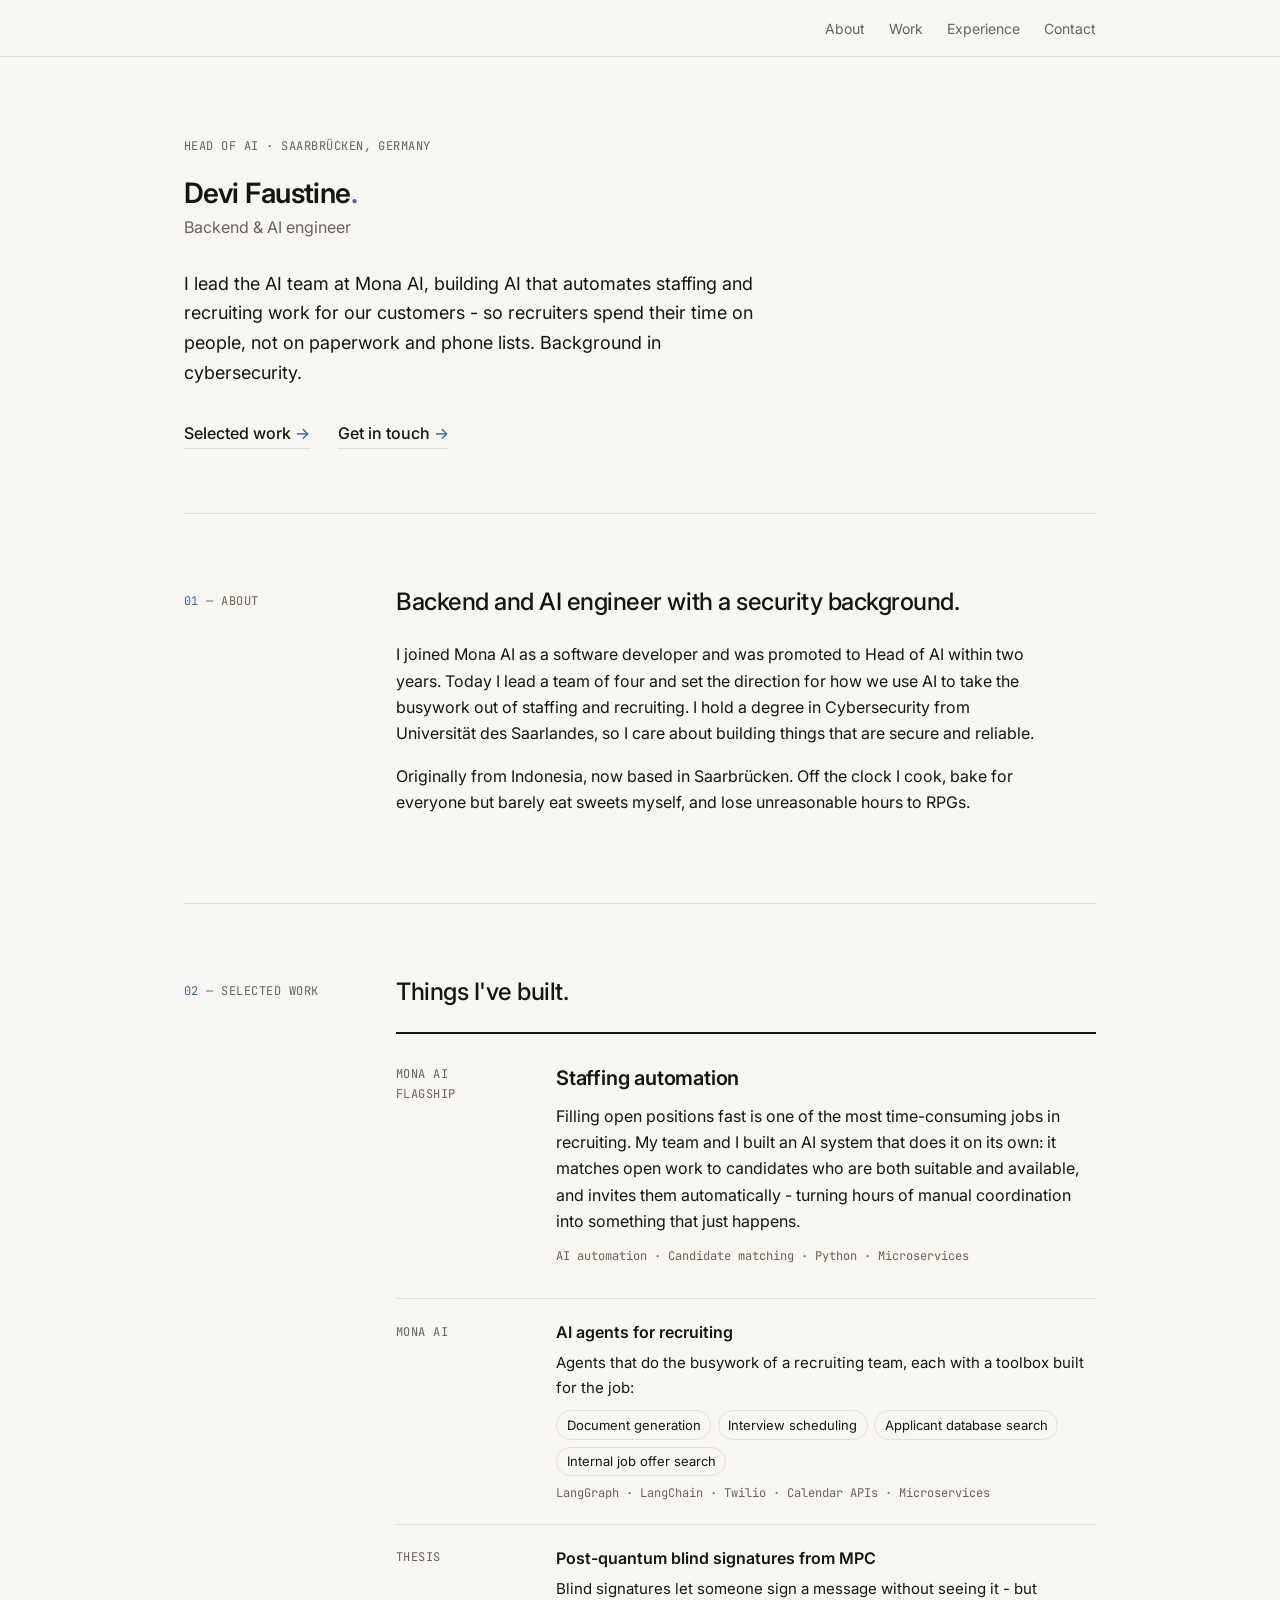
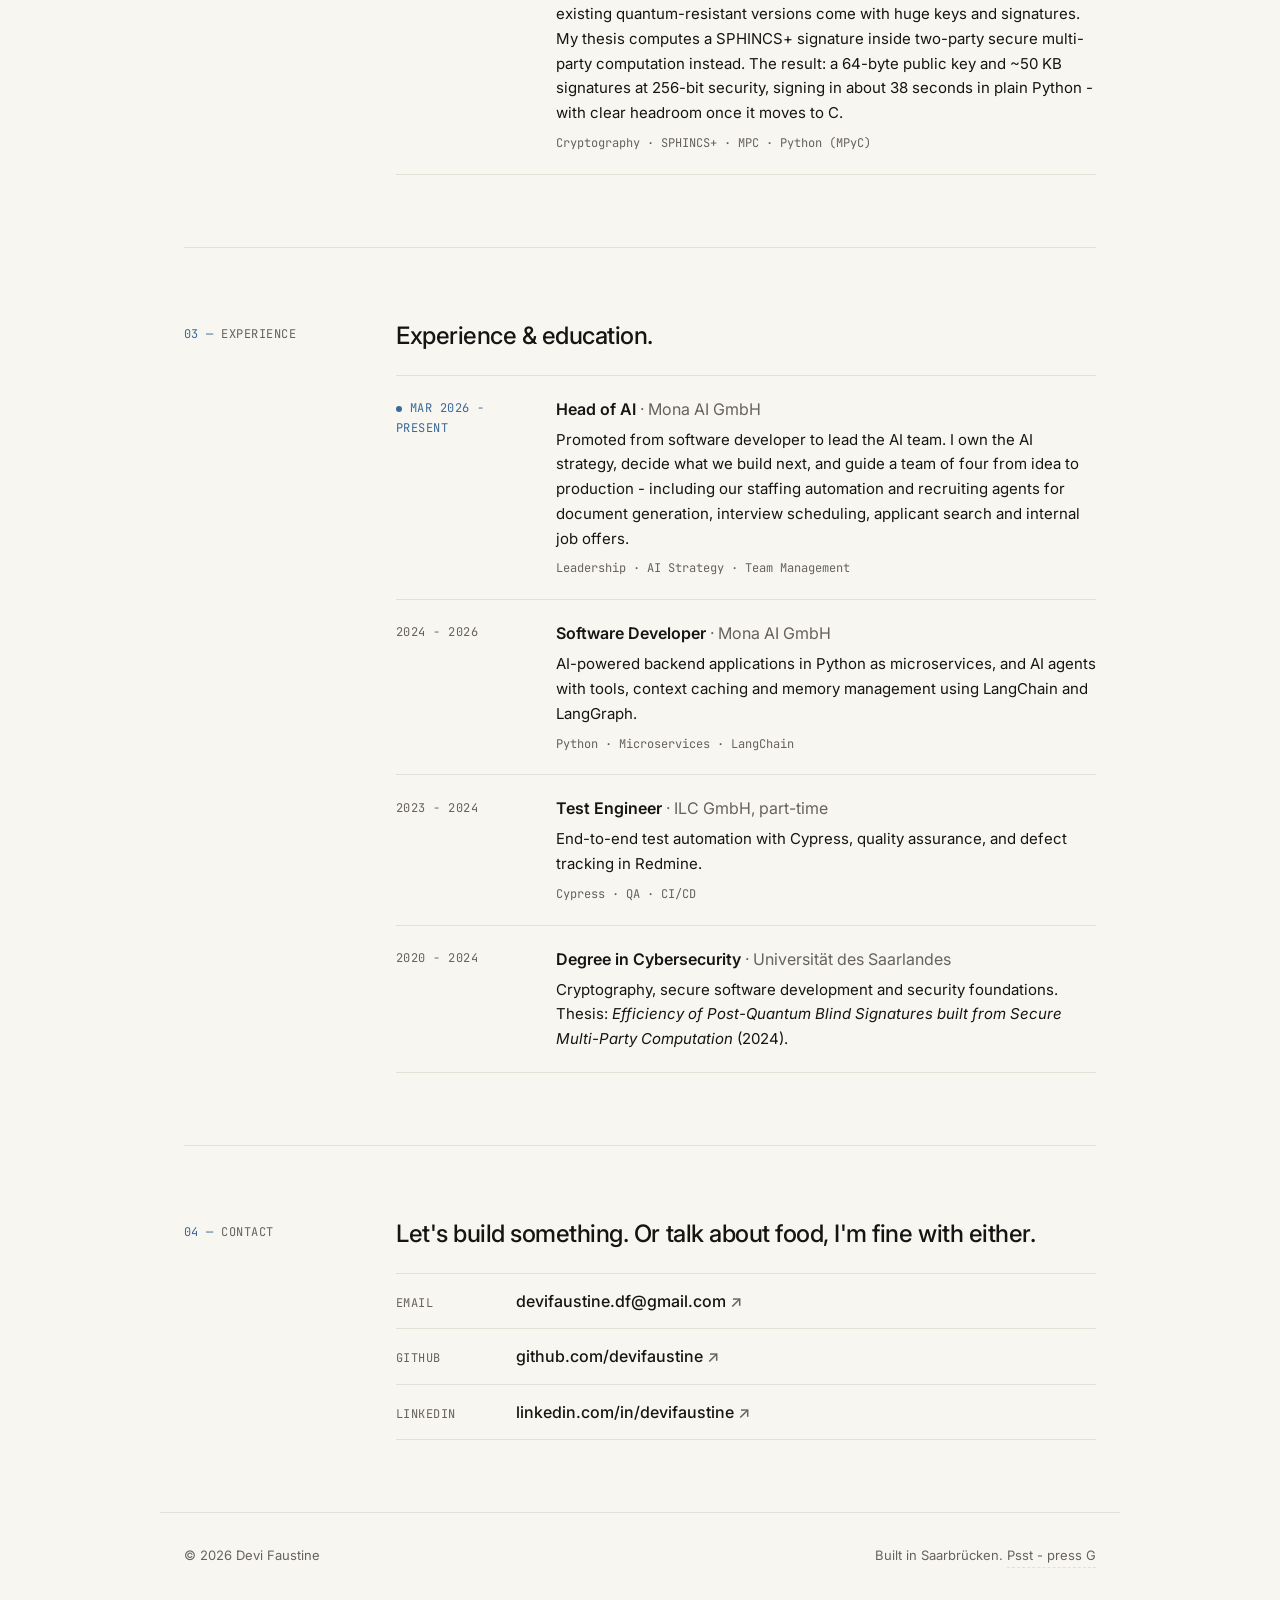
<file: index.html>
<!DOCTYPE html>
<html lang="en">
<head>
    <meta charset="UTF-8">
    <meta name="viewport" content="width=device-width, initial-scale=1.0">
    <title>Devi Faustine</title>
    <meta name="description" content="Devi Faustine - Head of AI at Mona AI. Backend and AI engineer: Python, microservices, LangChain, LangGraph.">
    <link rel="preconnect" href="https://fonts.googleapis.com">
    <link rel="preconnect" href="https://fonts.gstatic.com" crossorigin>
    <link rel="stylesheet" href="https://fonts.googleapis.com/css2?family=Inter:wght@400;500;600&family=JetBrains+Mono:wght@400&display=swap">
    <link rel="stylesheet" href="portfolio.css?v=2">
</head>
<body>

<nav class="topbar">
    <div class="wrap topbar-inner">
        <ul class="topbar-links">
            <li><a href="#about">About</a></li>
            <li><a href="#work">Work</a></li>
            <li><a href="#experience">Experience</a></li>
            <li><a href="#contact">Contact</a></li>
        </ul>
    </div>
</nav>

<main id="top" class="wrap">

    <header class="hero">
        <p class="meta">Head of AI · Saarbrücken, Germany</p>
        <h1>Devi Faustine<span class="dot">.</span></h1>
        <p class="roles">Backend &amp; AI engineer</p>
        <p class="lede">I lead the AI team at Mona AI, building AI that automates staffing and recruiting work for our customers - so recruiters spend their time on people, not on paperwork and phone lists. Background in cybersecurity.</p>
        <p class="hero-links">
            <a class="link" href="#work">Selected work</a>
            <a class="link" href="#contact">Get in touch</a>
        </p>
    </header>

    <section id="about" class="block">
        <h2 class="label">About</h2>
        <div class="content">
            <p class="statement">Backend and AI engineer with a security background.</p>
            <p>I joined Mona AI as a software developer and was promoted to Head of AI within two years. Today I lead a team of four and set the direction for how we use AI to take the busywork out of staffing and recruiting. I hold a degree in Cybersecurity from Universität des Saarlandes, so I care about building things that are secure and reliable.</p>
            <p>Originally from Indonesia, now based in Saarbrücken. Off the clock I cook, bake for everyone but barely eat sweets myself, and lose unreasonable hours to RPGs.</p>
        </div>
    </section>

    <section id="work" class="block">
        <h2 class="label">Selected work</h2>
        <div class="content">
            <p class="statement">Things I've built.</p>
            <article class="feature">
                <span class="when">Mona AI<br>Flagship</span>
                <div>
                    <h3>Staffing automation</h3>
                    <p>Filling open positions fast is one of the most time-consuming jobs in recruiting. My team and I built an AI system that does it on its own: it matches open work to candidates who are both suitable and available, and invites them automatically - turning hours of manual coordination into something that just happens.</p>
                    <p class="tags">AI automation · Candidate matching · Python · Microservices</p>
                </div>
            </article>
            <ul class="entries">
                <li>
                    <span class="when">Mona AI</span>
                    <div>
                        <h3>AI agents for recruiting</h3>
                        <p>Agents that do the busywork of a recruiting team, each with a toolbox built for the job:</p>
                        <ul class="toolbox">
                            <li>Document generation</li>
                            <li>Interview scheduling</li>
                            <li>Applicant database search</li>
                            <li>Internal job offer search</li>
                        </ul>
                        <p class="tags">LangGraph · LangChain · Twilio · Calendar APIs · Microservices</p>
                    </div>
                </li>
                <li>
                    <span class="when">Thesis</span>
                    <div>
                        <h3>Post-quantum blind signatures from MPC</h3>
                        <p>Blind signatures let someone sign a message without seeing it - but existing quantum-resistant versions come with huge keys and signatures. My thesis computes a SPHINCS+ signature inside two-party secure multi-party computation instead. The result: a 64-byte public key and ~50 KB signatures at 256-bit security, signing in about 38 seconds in plain Python - with clear headroom once it moves to C.</p>
                        <p class="tags">Cryptography · SPHINCS+ · MPC · Python (MPyC)</p>
                    </div>
                </li>
            </ul>
        </div>
    </section>

    <section id="experience" class="block">
        <h2 class="label">Experience</h2>
        <div class="content">
            <p class="statement">Experience &amp; education.</p>
            <ol class="entries">
                <li class="current">
                    <span class="when">Mar 2026 - Present</span>
                    <div>
                        <h3>Head of AI <span class="org">· Mona AI GmbH</span></h3>
                        <p>Promoted from software developer to lead the AI team. I own the AI strategy, decide what we build next, and guide a team of four from idea to production - including our staffing automation and recruiting agents for document generation, interview scheduling, applicant search and internal job offers.</p>
                        <p class="tags">Leadership · AI Strategy · Team Management</p>
                    </div>
                </li>
                <li>
                    <span class="when">2024 - 2026</span>
                    <div>
                        <h3>Software Developer <span class="org">· Mona AI GmbH</span></h3>
                        <p>AI-powered backend applications in Python as microservices, and AI agents with tools, context caching and memory management using LangChain and LangGraph.</p>
                        <p class="tags">Python · Microservices · LangChain</p>
                    </div>
                </li>
                <li>
                    <span class="when">2023 - 2024</span>
                    <div>
                        <h3>Test Engineer <span class="org">· ILC GmbH, part-time</span></h3>
                        <p>End-to-end test automation with Cypress, quality assurance, and defect tracking in Redmine.</p>
                        <p class="tags">Cypress · QA · CI/CD</p>
                    </div>
                </li>
                <li>
                    <span class="when">2020 - 2024</span>
                    <div>
                        <h3>Degree in Cybersecurity <span class="org">· Universität des Saarlandes</span></h3>
                        <p>Cryptography, secure software development and security foundations. Thesis: <i>Efficiency of Post-Quantum Blind Signatures built from Secure Multi-Party Computation</i> (2024).</p>
                    </div>
                </li>
            </ol>
        </div>
    </section>

    <section id="contact" class="block">
        <h2 class="label">Contact</h2>
        <div class="content">
            <p class="statement">Let's build something. Or talk about food, I'm fine with either.</p>
            <ul class="contact">
                <li><span>Email</span><a href="mailto:devifaustine.df@gmail.com">devifaustine.df@gmail.com</a></li>
                <li><span>GitHub</span><a href="https://github.com/devifaustine" target="_blank" rel="noopener">github.com/devifaustine</a></li>
                <li><span>LinkedIn</span><a href="https://linkedin.com/in/devifaustine" target="_blank" rel="noopener">linkedin.com/in/devifaustine</a></li>
                <!-- Add your CV as cv.pdf in the repo root, then uncomment:
                <li><span>CV</span><a href="cv.pdf" target="_blank" rel="noopener">Download PDF</a></li>
                -->
            </ul>
        </div>
    </section>

</main>

<footer class="wrap site-foot">
    <span>© 2026 Devi Faustine</span>
    <span>Built in Saarbrücken. <button type="button" class="egg-hint" data-egg>Psst - press G</button></span>
</footer>

<script src="game.js?v=2" defer></script>

</body>
</html>
</file>
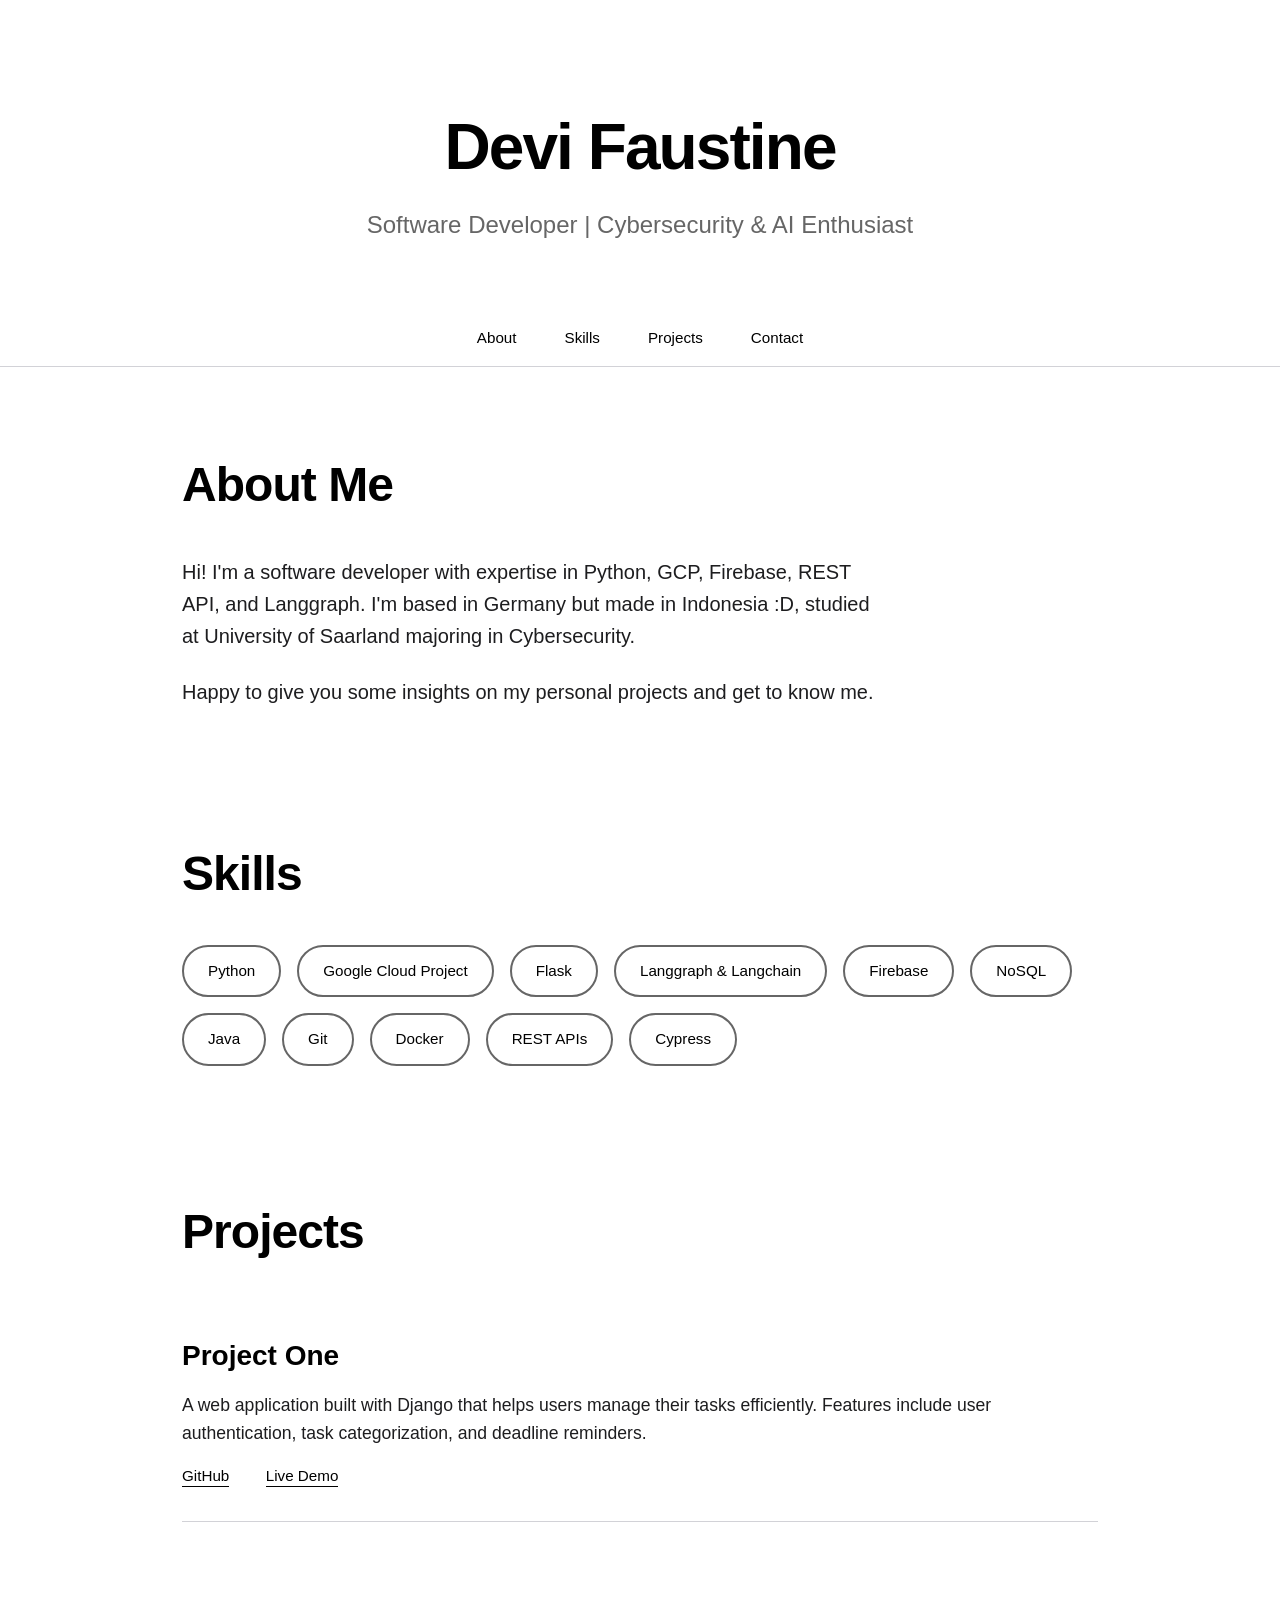
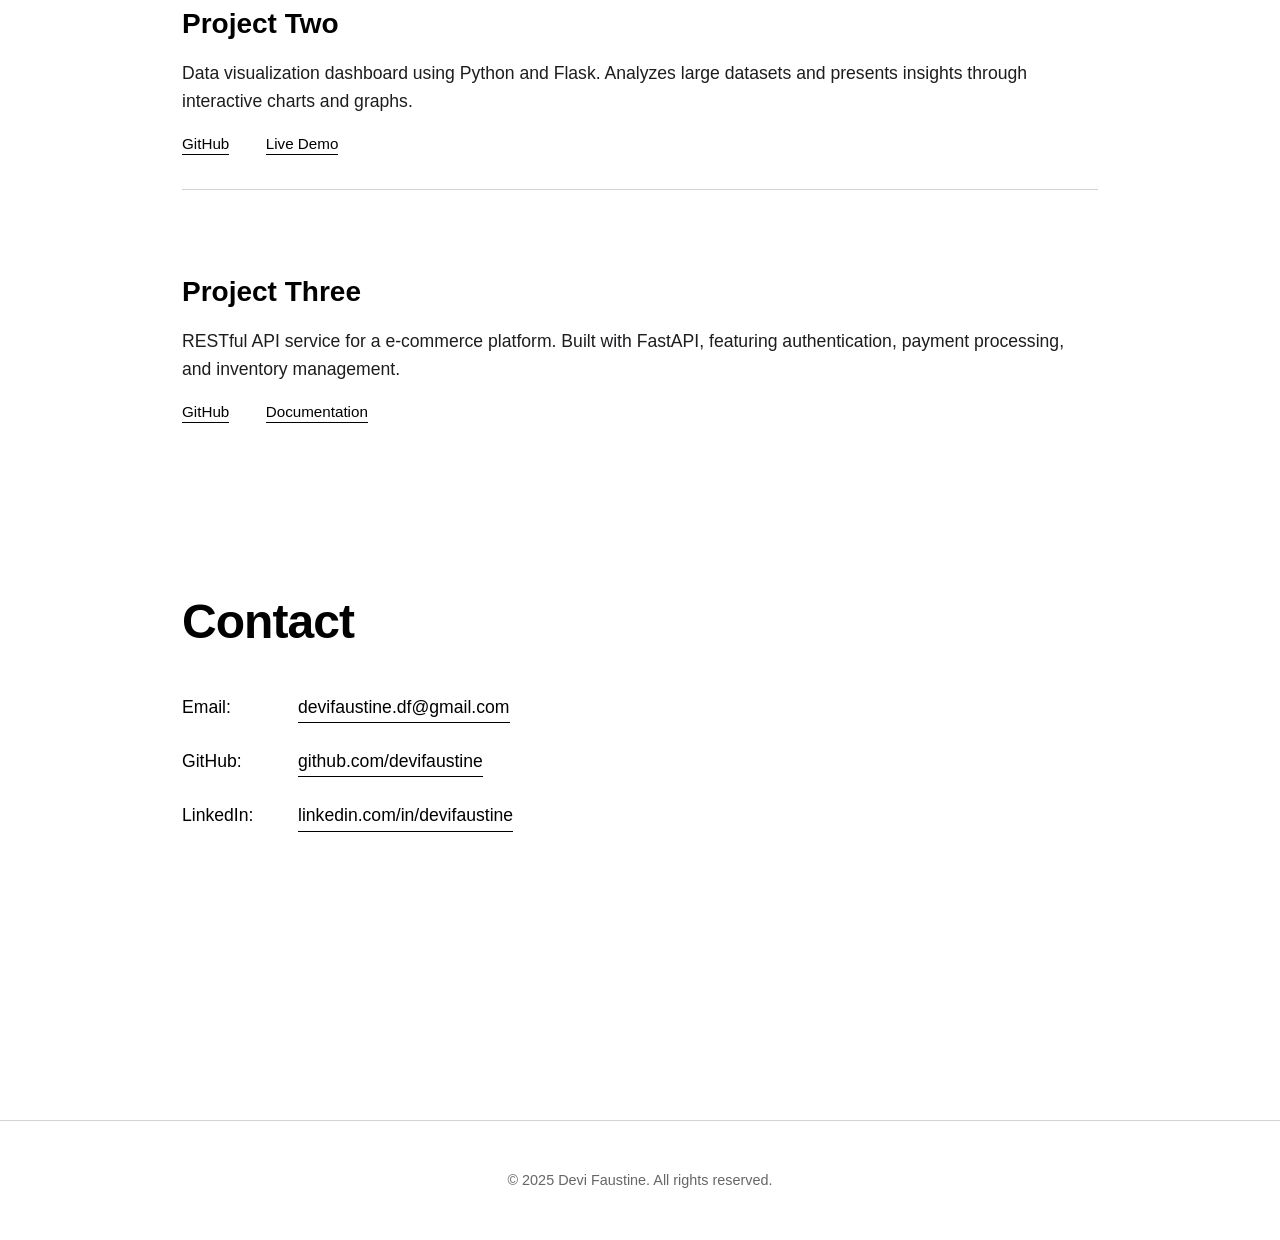
<file: main_page.html>
<!DOCTYPE html>
<html lang="en">
<head>
    <meta charset="UTF-8">
    <meta name="viewport" content="width=device-width, initial-scale=1.0">
    <title>Devi Faustine - Developer</title>
    <style>
        * {
            margin: 0;
            padding: 0;
            box-sizing: border-box;
        }

        body {
            font-family: -apple-system, BlinkMacSystemFont, 'SF Pro Display', 'Segoe UI', sans-serif;
            line-height: 1.6;
            color: #000;
            background: #fff;
        }

        header {
            padding: 6rem 2rem 4rem;
            text-align: center;
        }

        header h1 {
            font-size: 4rem;
            font-weight: 600;
            letter-spacing: -0.03em;
            margin-bottom: 0.5rem;
        }

        header p {
            font-size: 1.5rem;
            font-weight: 300;
            color: #666;
        }

        nav {
            padding: 1rem 2rem;
            border-bottom: 1px solid #d2d2d7;
            position: sticky;
            top: 0;
            background: rgba(255, 255, 255, 0.8);
            backdrop-filter: blur(20px);
            z-index: 100;
        }

        nav ul {
            list-style: none;
            display: flex;
            justify-content: center;
            gap: 3rem;
            max-width: 1000px;
            margin: 0 auto;
        }

        nav a {
            color: #000;
            text-decoration: none;
            font-size: 0.95rem;
            transition: opacity 0.3s;
        }

        nav a:hover {
            opacity: 0.6;
        }

        .container {
            max-width: 980px;
            margin: 0 auto;
            padding: 5rem 2rem;
        }

        section {
            margin-bottom: 8rem;
        }

        h2 {
            font-size: 3rem;
            font-weight: 600;
            letter-spacing: -0.02em;
            margin-bottom: 2rem;
        }

        .about-text p {
            font-size: 1.25rem;
            font-weight: 300;
            color: #1d1d1f;
            margin-bottom: 1.5rem;
            max-width: 700px;
        }

        .skills {
            display: flex;
            flex-wrap: wrap;
            gap: 1rem;
        }

        .skill-item {
            padding: 0.75rem 1.5rem;
            border: 2px solid #666;
            border-radius: 50px;
            font-size: 0.95rem;
            font-weight: 400;

        }

        .projects {
            display: grid;
            gap: 3rem;
        }

        .project-card {
            padding: 2rem 0;
            border-bottom: 1px solid #d2d2d7;
        }

        .project-card:last-child {
            border-bottom: none;
        }

        .project-card h3 {
            font-size: 1.75rem;
            font-weight: 600;
            margin-bottom: 0.75rem;
        }

        .project-card p {
            font-size: 1.1rem;
            font-weight: 300;
            color: #1d1d1f;
            margin-bottom: 1rem;
        }

        .project-links a {
            color: #000;
            text-decoration: none;
            margin-right: 2rem;
            font-size: 0.95rem;
            border-bottom: 1px solid #000;
            padding-bottom: 2px;
            transition: opacity 0.3s;
        }

        .project-links a:hover {
            opacity: 0.6;
        }

        .contact-info {
            display: flex;
            flex-direction: column;
            gap: 1.5rem;
            font-size: 1.1rem;
        }

        .contact-item {
            display: flex;
            gap: 1rem;
        }

        .contact-item strong {
            min-width: 100px;
            font-weight: 500;
        }

        .contact-item a {
            color: #000;
            text-decoration: none;
            border-bottom: 1px solid #000;
            padding-bottom: 1px;
            transition: opacity 0.3s;
        }

        .contact-item a:hover {
            opacity: 0.6;
        }

        footer {
            text-align: center;
            padding: 3rem 2rem;
            border-top: 1px solid #d2d2d7;
            margin-top: 5rem;
            font-size: 0.9rem;
            color: #666;
        }

        @media (max-width: 768px) {
            header h1 {
                font-size: 2.5rem;
            }

            header p {
                font-size: 1.2rem;
            }

            h2 {
                font-size: 2rem;
            }

            nav ul {
                gap: 1.5rem;
            }
        }
    </style>
</head>
<body>
    <header>
        <h1>Devi Faustine</h1>
        <p>Software Developer | Cybersecurity & AI Enthusiast</p>
    </header>

    <nav>
        <ul>
            <li><a href="#about">About</a></li>
            <li><a href="#skills">Skills</a></li>
            <li><a href="#projects">Projects</a></li>
            <li><a href="#contact">Contact</a></li>
        </ul>
    </nav>

    <div class="container">
        <section id="about">
            <h2>About Me</h2>
            <div class="about-text">
                <p>Hi! I'm a software developer with expertise in Python, GCP, Firebase, REST API, and Langgraph.
                    I'm based in Germany but made in Indonesia :D, studied at University of Saarland majoring in Cybersecurity.</p>
                <p>Happy to give you some insights on my personal projects and get to know me.</p>
            </div>
        </section>

        <section id="skills">
            <h2>Skills</h2>
            <div class="skills">
                <div class="skill-item">Python</div>
                <div class="skill-item">Google Cloud Project</div>
                <div class="skill-item">Flask</div>
                <div class="skill-item">Langgraph & Langchain</div>
                <div class="skill-item">Firebase</div>
                <div class="skill-item">NoSQL</div>
                <div class="skill-item">Java</div>
                <div class="skill-item">Git</div>
                <div class="skill-item">Docker</div>
                <div class="skill-item">REST APIs</div>
                <div class="skill-item">Cypress</div>
            </div>
        </section>

        <!-- TODO: Add projects here! -->
        <section id="projects">
            <h2>Projects</h2>
            <div class="projects">
                <div class="project-card">
                    <h3>Project One</h3>
                    <p>A web application built with Django that helps users manage their tasks efficiently. Features include user authentication, task categorization, and deadline reminders.</p>
                    <div class="project-links">
                        <a href="#">GitHub</a>
                        <a href="#">Live Demo</a>
                    </div>
                </div>

                <div class="project-card">
                    <h3>Project Two</h3>
                    <p>Data visualization dashboard using Python and Flask. Analyzes large datasets and presents insights through interactive charts and graphs.</p>
                    <div class="project-links">
                        <a href="#">GitHub</a>
                        <a href="#">Live Demo</a>
                    </div>
                </div>

                <div class="project-card">
                    <h3>Project Three</h3>
                    <p>RESTful API service for a e-commerce platform. Built with FastAPI, featuring authentication, payment processing, and inventory management.</p>
                    <div class="project-links">
                        <a href="#">GitHub</a>
                        <a href="#">Documentation</a>
                    </div>
                </div>
            </div>
        </section>

        <section id="contact">
            <h2>Contact</h2>
            <div class="contact-info">
                <div class="contact-item">
                    <strong>Email:</strong> <a href="mailto:devifaustine.df@gmail.com">devifaustine.df@gmail.com</a>
                </div>
                <div class="contact-item">
                    <strong>GitHub:</strong> <a href="https://github.com/devifaustine" target="_blank">github.com/devifaustine</a>
                </div>
                <div class="contact-item">
                    <strong>LinkedIn:</strong> <a href="https://linkedin.com/in/devifaustine" target="_blank">linkedin.com/in/devifaustine</a>
                </div>
            </div>
        </section>
    </div>

    <footer>
        <p>&copy; 2025 Devi Faustine. All rights reserved.</p>
    </footer>
</body>
</html>
</file>
<file: portfolio.css>
/* ════════════════════════════════════════
   Devi Faustine — Portfolio
   Minimal: paper, ink, blue accent, yellow highlight
   ════════════════════════════════════════ */

:root{
    --bg:#F8F6F1;
    --text:#161513;
    --muted:#67635B;
    --line:#E4E0D6;
    --accent:#3C6997;
    --highlight:#FFDD4A;
    --hud-accent:#FFDD4A;
    --sans:'Inter', -apple-system, 'Segoe UI', Roboto, sans-serif;
    --mono:'JetBrains Mono', ui-monospace, 'Cascadia Code', Consolas, monospace;
    color-scheme:light dark;
}
@media (prefers-color-scheme: dark){
    :root{
        --bg:#141311;
        --text:#F2EFE8;
        --muted:#A19C92;
        --line:#2B2925;
        --accent:#5ADBFF;
        --hud-accent:#094074;
    }
}

*{box-sizing:border-box;}
html{scroll-behavior:smooth; scroll-padding-top:4.5rem;}
body{
    margin:0;
    background:var(--bg);
    color:var(--text);
    font-family:var(--sans);
    font-size:16px;
    line-height:1.65;
    -webkit-font-smoothing:antialiased;
}
a{color:inherit;}
::selection{background:var(--highlight); color:#161513;}
:focus-visible{outline:2px solid var(--accent); outline-offset:3px;}

.wrap{max-width:960px; margin:0 auto; padding:0 1.5rem;}

/* ── nav ── */
.topbar{
    position:sticky; top:0; z-index:10;
    background:color-mix(in srgb, var(--bg) 88%, transparent);
    backdrop-filter:blur(8px);
    border-bottom:1px solid var(--line);
}
.topbar-inner{display:flex; justify-content:flex-end; align-items:center; height:3.5rem;}
.topbar-links{display:flex; gap:1.5rem; list-style:none; margin:0; padding:0;}
.topbar-links a{font-size:0.875rem; color:var(--muted); text-decoration:none; transition:color .15s;}
.topbar-links a:hover{color:var(--text);}

/* ── hero ── */
.hero{padding:clamp(3rem,8vw,5rem) 0 clamp(2.5rem,6vw,4rem);}
.meta, .label, .when, .contact span{
    font-family:var(--mono);
    font-size:0.75rem;
    font-weight:400;
    letter-spacing:0.04em;
    text-transform:uppercase;
    color:var(--muted);
}
.meta{margin:0 0 1.25rem;}
.hero h1{
    font-size:1.75rem;
    font-weight:600;
    letter-spacing:-0.02em;
    line-height:1.2;
    margin:0 0 0.25rem;
}
.hero h1 .dot{color:var(--accent);}
.roles{font-size:1rem; color:var(--muted); margin:0 0 1.75rem;}
.lede{font-size:1.125rem; max-width:36rem; margin:0 0 2rem;}
.hero-links{display:flex; gap:1.75rem; margin:0;}

.link{
    font-weight:500;
    text-decoration:none;
    border-bottom:1px solid var(--line);
    padding-bottom:2px;
    transition:border-color .15s, color .15s;
}
.link::after{content:" →"; color:var(--accent);}
.link:hover{border-color:var(--accent);}

/* ── sections ── */
.block{
    display:grid;
    grid-template-columns:180px 1fr;
    gap:2rem;
    padding:clamp(3rem,7vw,4.5rem) 0;
    border-top:1px solid var(--line);
}
main{counter-reset:section;}
.label{margin:0; padding-top:0.35rem;}
.label::before{
    counter-increment:section;
    content:counter(section, decimal-leading-zero) " \2014  ";
    color:var(--accent);
}
.content > p{margin:0 0 1rem; max-width:40rem;}
.statement{
    font-size:1.5rem;
    font-weight:500;
    letter-spacing:-0.02em;
    line-height:1.3;
    margin-bottom:1.5rem !important;
}

/* ── entries (work, experience) ── */
.entries{list-style:none; margin:0; padding:0;}
.entries li{
    display:grid;
    grid-template-columns:140px 1fr;
    gap:1.25rem;
    padding:1.25rem 0;
    border-bottom:1px solid var(--line);
}
.entries li:first-child{border-top:1px solid var(--line);}
.when{padding-top:0.2rem;}
.entries h3{font-size:1rem; font-weight:600; margin:0 0 0.35rem;}
.entries .org{font-weight:400; color:var(--muted);}
.entries p{margin:0; font-size:0.9375rem;}
.entries .tags{margin-top:0.5rem; font-family:var(--mono); font-size:0.75rem; color:var(--muted);}
.entries .current .when{color:var(--accent);}
.entries .current .when::before{
    content:""; display:inline-block;
    width:6px; height:6px; border-radius:50%;
    background:var(--accent);
    margin-right:0.5rem; vertical-align:middle;
}

/* ── featured project ── */
.feature{
    display:grid;
    grid-template-columns:140px 1fr;
    gap:1.25rem;
    padding:1.75rem 0 2rem;
    border-top:2px solid var(--text);
}
.feature h3{font-size:1.25rem; font-weight:600; letter-spacing:-0.01em; margin:0 0 0.5rem;}
.feature p{margin:0; max-width:36rem;}
.feature .tags{margin-top:0.75rem; font-family:var(--mono); font-size:0.75rem; color:var(--muted);}

.toolbox{
    list-style:none; margin:0.6rem 0 0; padding:0;
    display:flex; flex-wrap:wrap; gap:0.4rem;
}
.toolbox li{
    display:block; padding:0.2rem 0.6rem;
    border:1px solid var(--line); border-radius:999px;
    font-size:0.8125rem;
}

/* placeholder text still to be filled in */
.todo{background:var(--line); color:var(--text); padding:0 0.2em;}

/* ── contact ── */
.contact{list-style:none; margin:0; padding:0;}
.contact li{
    display:grid;
    grid-template-columns:100px 1fr;
    gap:1.25rem;
    align-items:baseline;
    padding:0.875rem 0;
    border-bottom:1px solid var(--line);
}
.contact li:first-child{border-top:1px solid var(--line);}
.contact a{text-decoration:none; font-weight:500; overflow-wrap:anywhere; transition:color .15s;}
.contact a::after{content:" ↗"; color:var(--muted);}
.contact a:hover{text-decoration:underline; text-underline-offset:3px;}

/* ── footer ── */
.site-foot{
    display:flex; justify-content:space-between; flex-wrap:wrap; gap:0.5rem;
    padding-top:2rem; padding-bottom:3rem;
    border-top:1px solid var(--line);
    font-size:0.8125rem;
    color:var(--muted);
}

/* ── footer easter-egg hint ── */
.egg-hint{
    font:inherit; color:var(--muted);
    background:none; border:0; padding:0;
    border-bottom:1px dashed var(--line);
    cursor:pointer;
}
.egg-hint:hover{color:var(--accent); border-color:var(--accent);}

/* ── easter egg overlay (game.js) ── */
.egg-on body{overflow:hidden;}
.egg-canvas{
    position:fixed; inset:0; z-index:50;
    width:100vw; height:100vh;
    cursor:crosshair;
    touch-action:none;
}
.egg-hud{
    position:fixed; z-index:51;
    top:0.75rem; left:50%; transform:translateX(-50%);
    width:max-content; max-width:calc(100vw - 2rem);
    display:flex; flex-wrap:wrap; justify-content:center; align-items:center; gap:0.5rem 1rem;
    padding:0.5rem 0.75rem;
    background:var(--text); color:var(--bg);
    font-family:var(--mono); font-size:0.75rem;
}
.egg-count{color:var(--hud-accent); font-weight:600;}
.egg-toast:empty{display:none;}
.egg-close{
    font:inherit; color:inherit;
    background:none; border:1px solid currentColor;
    padding:0.25rem 0.5rem; min-height:2rem;
    cursor:pointer;
}

/* ── responsive ── */
@media (max-width:760px){
    .topbar{display:none;}
    .block{grid-template-columns:1fr; gap:1rem;}
    .entries li, .feature{grid-template-columns:1fr; gap:0.35rem;}
}
</file>
